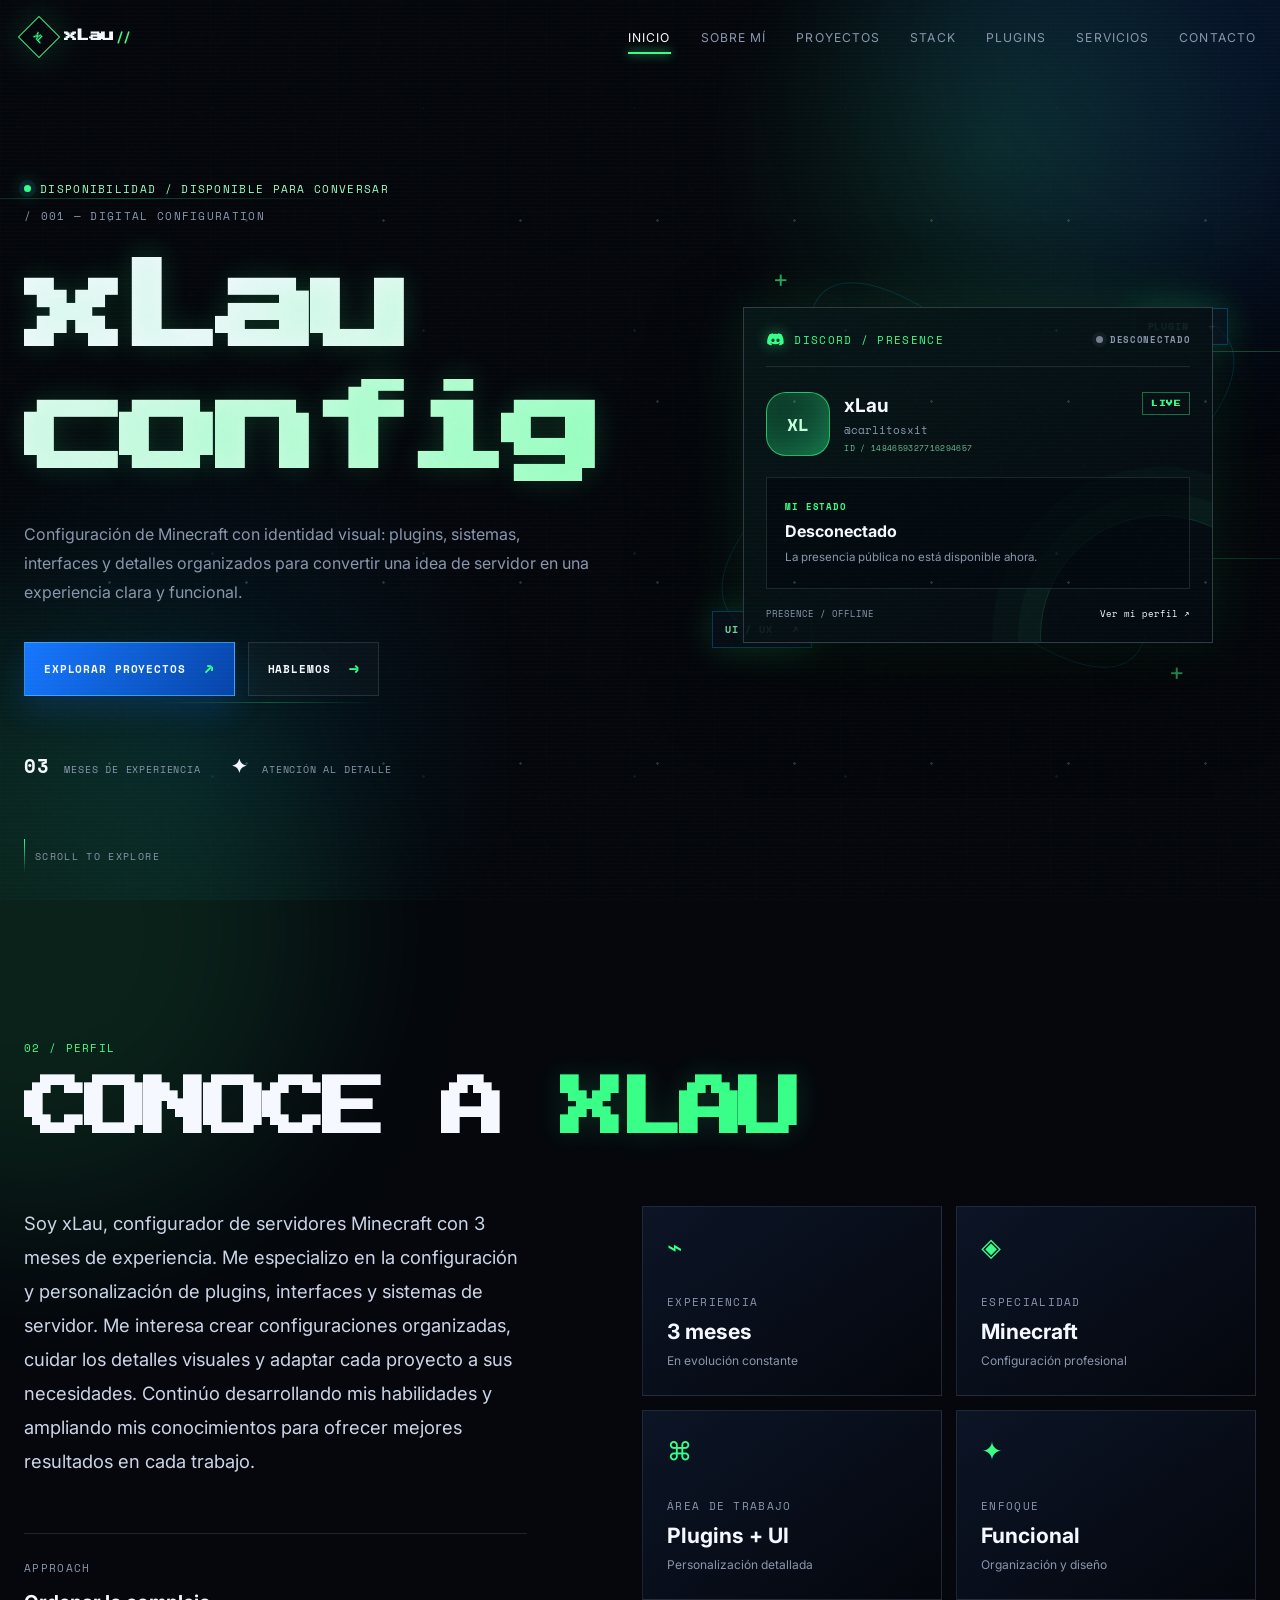
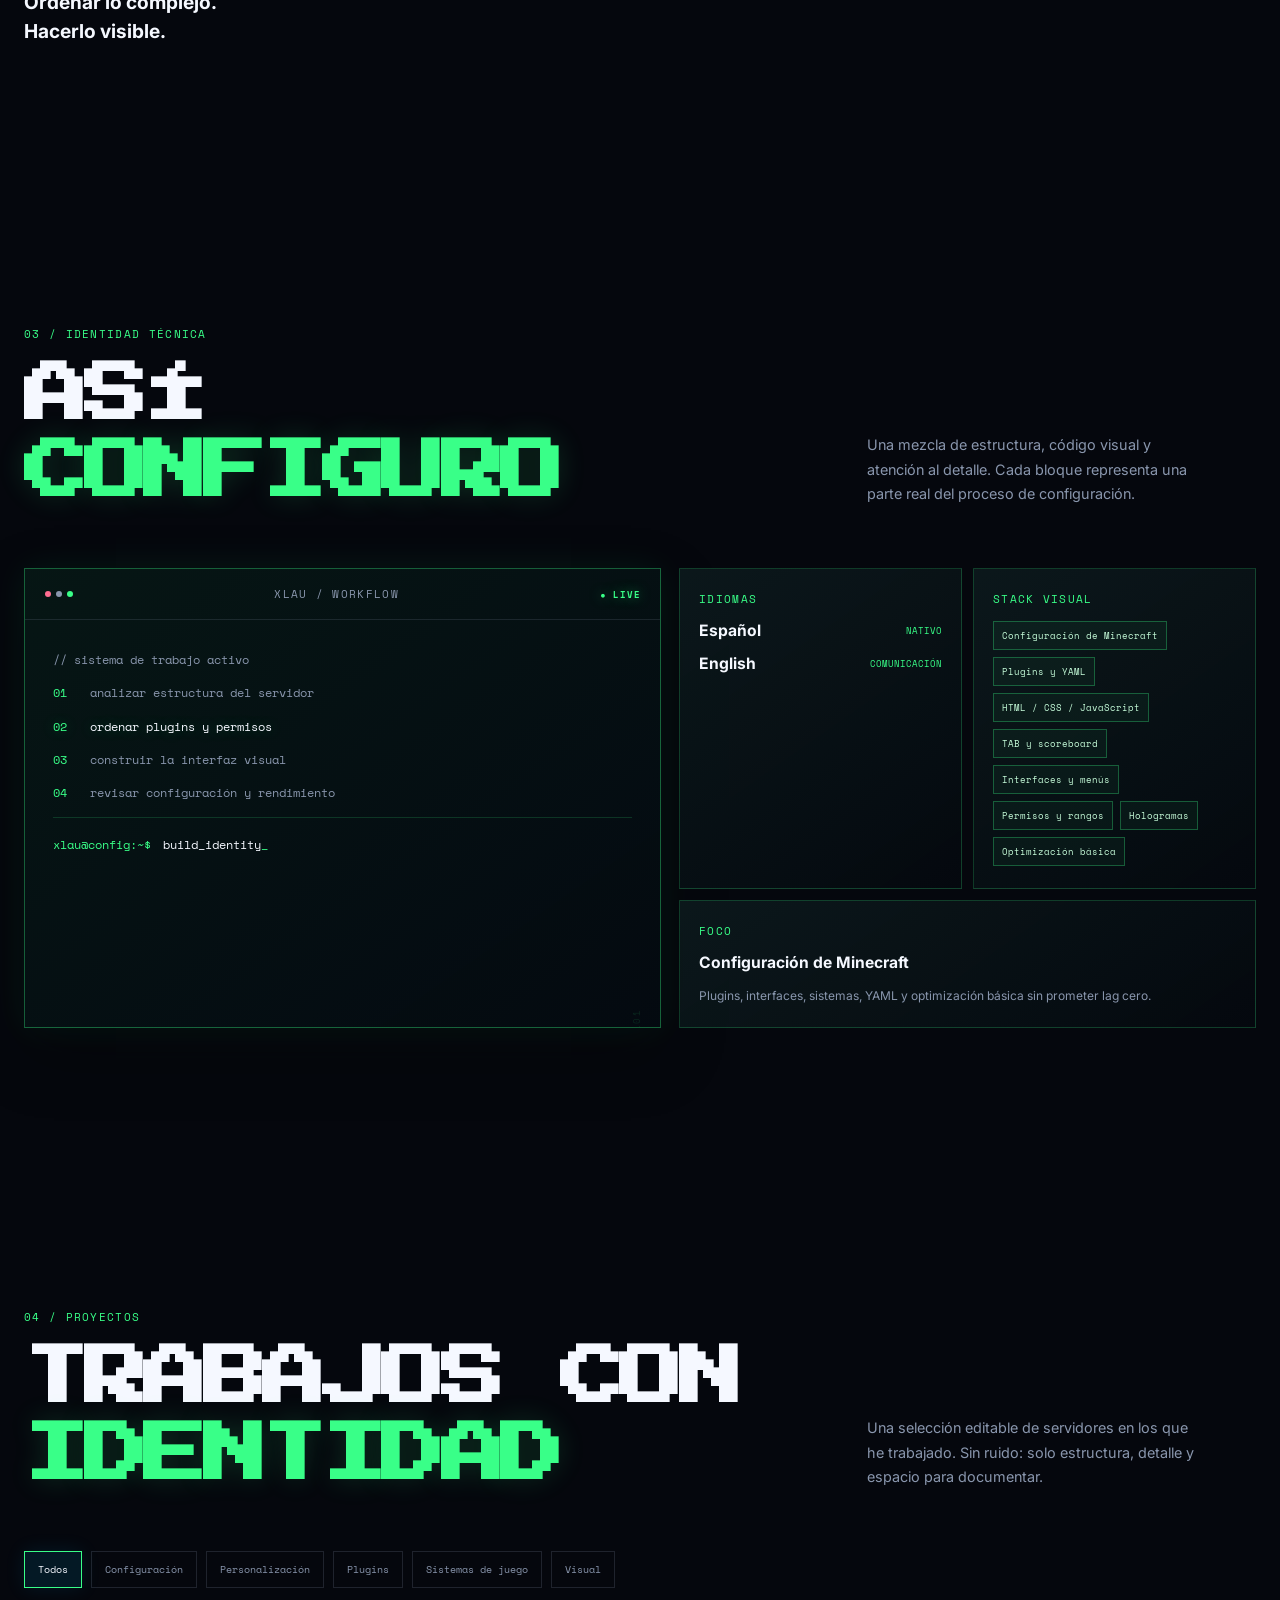
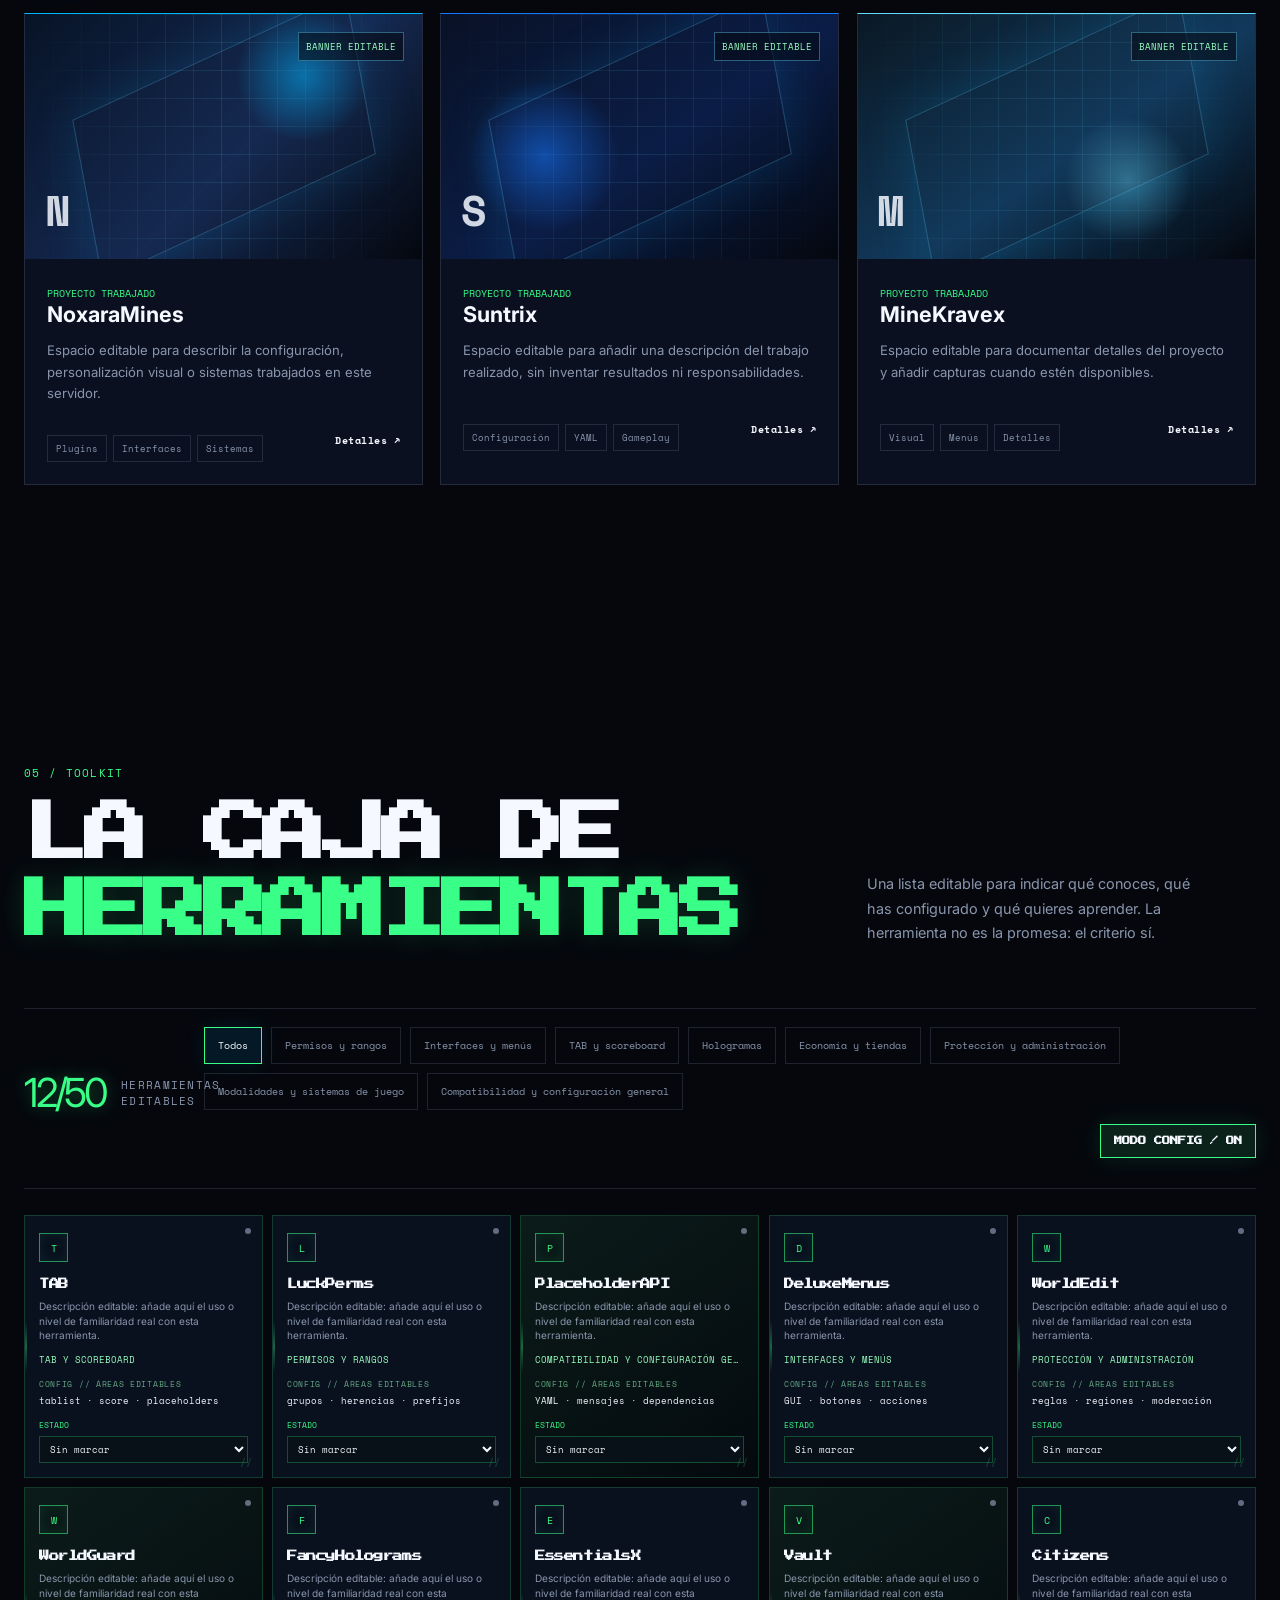
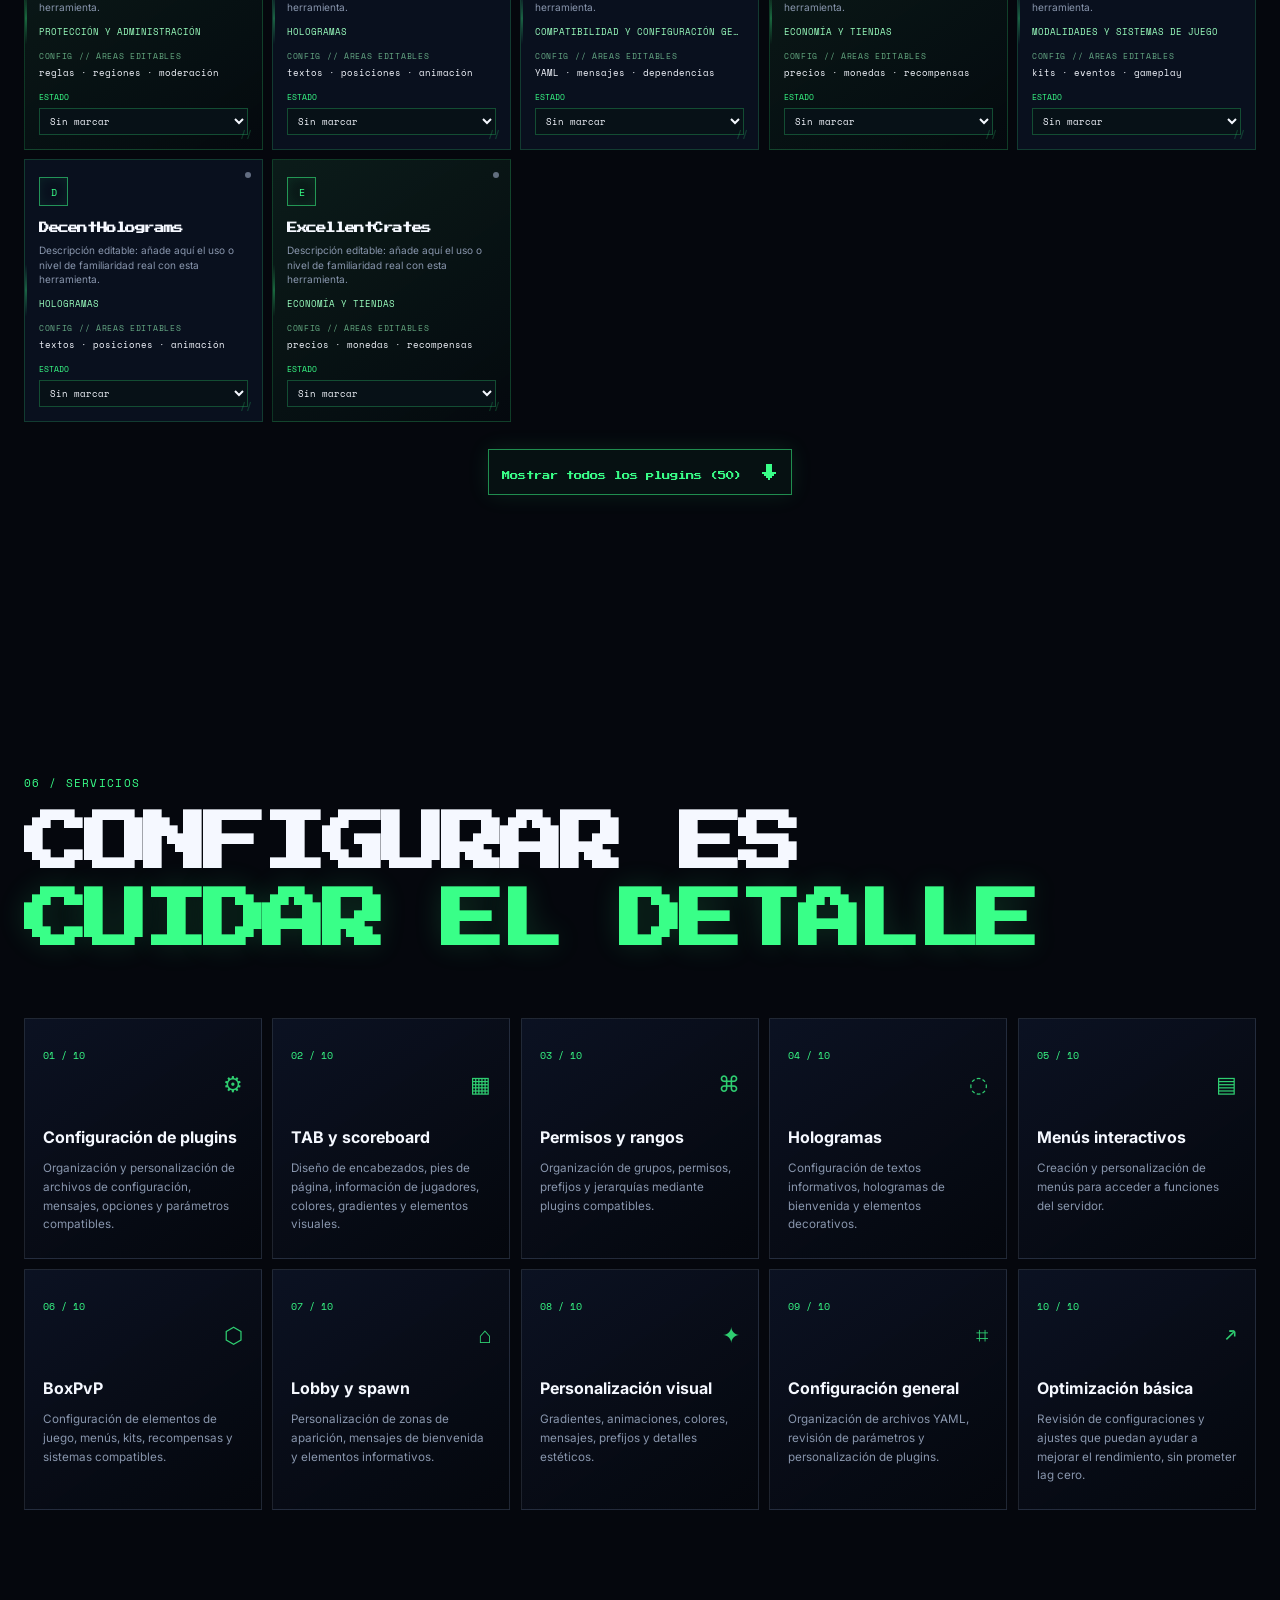
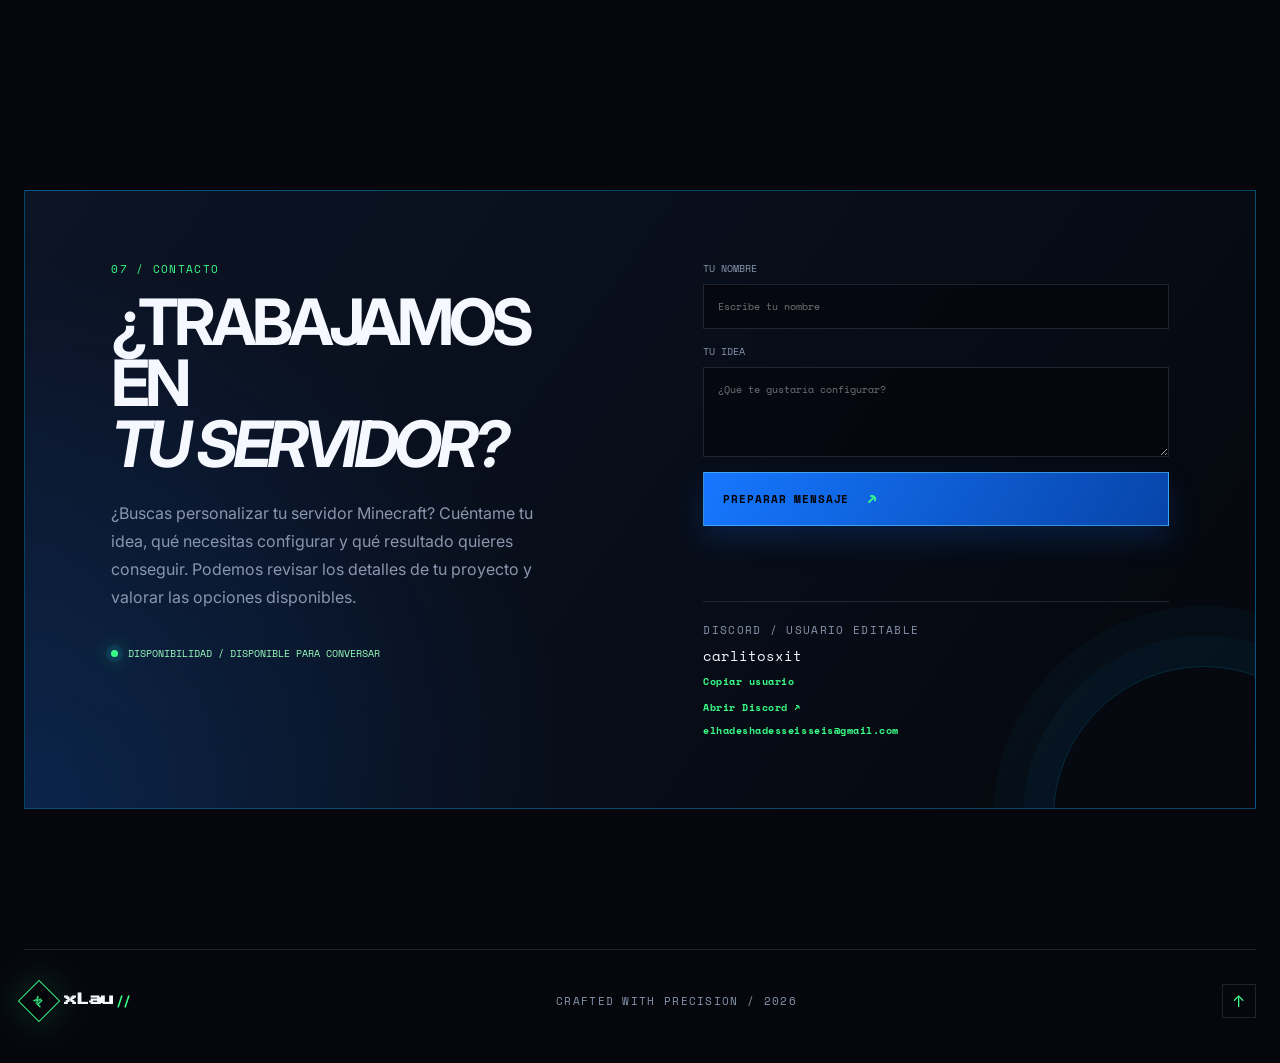
<file: index.html>
<!doctype html>
<html lang="es">
<head>
  <meta charset="utf-8">
  <meta name="viewport" content="width=device-width, initial-scale=1">
  <meta name="theme-color" content="#05070D">
  <meta name="description" content="Portafolio de xLau, configurador de servidores Minecraft.">
  <title>xLau — Configurador de Minecraft</title>
  <link rel="preconnect" href="https://fonts.googleapis.com">
  <link rel="preconnect" href="https://fonts.gstatic.com" crossorigin>
  <link href="https://fonts.googleapis.com/css2?family=Inter:wght@400;500;600;700;800&family=Press+Start+2P&family=Space+Mono:wght@400;700&display=swap" rel="stylesheet">
  <link rel="stylesheet" href="style.css">
</head>
<body>
  <div class="noise" aria-hidden="true"></div><div class="ambient ambient-a" aria-hidden="true"></div><div class="ambient ambient-b" aria-hidden="true"></div>
  <div class="signal-lines" aria-hidden="true"><i></i><i></i><i></i><i></i></div>
  <div class="reading-progress" id="reading-progress"></div><a class="floating-top" id="back-top" href="#inicio" aria-label="Volver al inicio">↑</a>
  <header class="site-header" id="site-header"><a class="wordmark" href="#inicio" aria-label="xLau, volver al inicio"><span class="mark">XL</span><span>xLau<span class="slash">//</span></span></a><button class="menu-toggle" id="menu-toggle" aria-label="Abrir menú de navegación" aria-expanded="false" aria-controls="site-nav"><span></span><span></span><span></span></button><nav id="site-nav" class="site-nav"><a class="nav-link active" href="#inicio">Inicio</a><a class="nav-link" href="#sobre-mi">Sobre mí</a><a class="nav-link" href="#proyectos">Proyectos</a><a class="nav-link" href="#stack">Stack</a><a class="nav-link" href="#plugins">Plugins</a><a class="nav-link" href="#servicios">Servicios</a><a class="nav-link" href="#contacto">Contacto</a></nav></header>

  <main>
    <section class="hero section-grid" id="inicio" data-section="inicio"><div class="hero-copy reveal reveal-up"><p class="kicker"><span class="pulse-dot"></span><span data-brand="availability"></span></p><p class="mono-label">/ 001 — DIGITAL CONFIGURATION</p><h1><span class="hero-line" data-brand="heroTitle">Ideas claras.<br>Servidores con identidad.</span></h1><p class="hero-description" data-brand="heroDescription">Transformo ideas en configuraciones para servidores Minecraft. Trabajo con plugins, sistemas de juego, interfaces y personalización visual para crear experiencias organizadas, atractivas y adaptadas a cada proyecto.</p><div class="hero-actions"><a class="button button-primary magnetic" href="#proyectos">Explorar proyectos <span>↗</span></a><a class="button button-ghost" href="#contacto">Hablemos <span>→</span></a></div><div class="hero-meta"><span><b>03</b> meses de experiencia</span><span><b>✦</b> atención al detalle</span></div></div><div class="hero-visual reveal reveal-right" aria-label="Panel visual de configuración" role="img"><div class="orbit orbit-one"></div><div class="orbit orbit-two"></div><div class="discord-presence-card tilt-card" id="discord-presence-card" aria-live="polite"><div class="discord-card-top"><span class="discord-brand-label"><svg class="discord-brand-icon" viewBox="0 0 24 24" aria-hidden="true"><path d="M19.54 5.32A16.83 16.83 0 0 0 15.42 4l-.5 1.03a15.35 15.35 0 0 0-5.84 0L8.58 4a16.9 16.9 0 0 0-4.12 1.32C1.85 9.3 1.14 13.17 1.5 17c1.7 1.28 3.35 2.05 4.98 2.56l1.2-1.62c-.66-.24-1.3-.54-1.91-.9l.46-.35c3.68 1.7 7.67 1.7 11.3 0 .15.12.3.24.46.35-.61.36-1.25.66-1.91.9l1.2 1.62c1.63-.51 3.28-1.28 4.98-2.56.42-4.44-.72-8.27-2.72-11.68ZM8.85 15.25c-1.1 0-2-1.02-2-2.28s.88-2.28 2-2.28c1.12 0 2.02 1.02 2 2.28 0 1.26-.88 2.28-2 2.28Zm6.3 0c-1.1 0-2-1.02-2-2.28s.88-2.28 2-2.28c1.12 0 2.02 1.02 2 2.28 0 1.26-.88 2.28-2 2.28Z"/></svg><span class="mono-label">DISCORD / PRESENCE</span></span><span class="presence-state"><i id="presence-dot"></i><strong id="presence-status">CONECTANDO</strong></span></div><div class="discord-profile-row"><div class="discord-avatar-wrap"><img id="discord-avatar" alt="Avatar de Discord" hidden><span id="discord-avatar-fallback">XL</span><i id="presence-indicator"></i></div><div class="discord-identity"><strong id="discord-display-name">xLau</strong><span id="discord-handle">@carlitosxit</span><span class="discord-id" id="discord-id">ID / 1484659327716294657</span></div><span class="discord-live-badge">LIVE</span></div><div class="discord-activity" id="discord-activity"><span class="activity-kicker" id="activity-kicker">MI ESTADO</span><strong id="activity-title">Cargando presencia...</strong><p id="activity-detail">Conectando con el estado público de Discord.</p></div><div class="discord-card-footer"><span id="presence-device">PRESENCE / SYNC</span><a id="discord-profile-link" href="https://discord.com/users/1484659327716294657" target="_blank" rel="noreferrer">Ver mi perfil ↗</a></div></div><div class="floating-tag tag-a">PLUGIN <strong>+</strong></div><div class="floating-tag tag-b">UI / UX <strong>↗</strong></div><div class="hero-cross cross-a">+</div><div class="hero-cross cross-b">+</div></div><div class="scroll-cue"><span></span> SCROLL TO EXPLORE</div></section>

    <section class="about section-shell" id="sobre-mi" data-section="sobre-mi"><div class="section-heading reveal reveal-up"><p class="section-index">02 / PERFIL</p><h2>CONOCE A <em>XLAU</em></h2></div><div class="about-layout"><div class="about-copy reveal reveal-left"><p class="lead" data-brand="about">Soy xLau, configurador de servidores Minecraft con 3 meses de experiencia. Me especializo en la configuración y personalización de plugins, interfaces y sistemas de servidor. Me interesa crear configuraciones organizadas, cuidar los detalles visuales y adaptar cada proyecto a sus necesidades. Continúo desarrollando mis habilidades y ampliando mis conocimientos para ofrecer mejores resultados en cada trabajo.</p><div class="about-note"><span class="mono-label">APPROACH</span><strong>Ordenar lo complejo.<br>Hacerlo visible.</strong></div></div><div class="stats-grid reveal reveal-right"><article class="stat-card tilt-card"><span class="stat-icon">⌁</span><span class="mono-label">EXPERIENCIA</span><strong>3 meses</strong><small>En evolución constante</small></article><article class="stat-card tilt-card"><span class="stat-icon">◈</span><span class="mono-label">ESPECIALIDAD</span><strong>Minecraft</strong><small>Configuración profesional</small></article><article class="stat-card tilt-card"><span class="stat-icon">⌘</span><span class="mono-label">ÁREA DE TRABAJO</span><strong>Plugins + UI</strong><small>Personalización detallada</small></article><article class="stat-card tilt-card"><span class="stat-icon">✦</span><span class="mono-label">ENFOQUE</span><strong>Funcional</strong><small>Organización y diseño</small></article></div></div></section>

    <section class="stack section-shell" id="stack" data-section="stack"><div class="section-heading split-heading reveal reveal-up"><div><p class="section-index">03 / IDENTIDAD TÉCNICA</p><h2>ASÍ<br><em>CONFIGURO</em></h2></div><p class="section-aside">Una mezcla de estructura, código visual y atención al detalle. Cada bloque representa una parte real del proceso de configuración.</p></div><div class="stack-layout"><div class="stack-terminal reveal reveal-left"><div class="terminal-top"><span class="window-dots"><i></i><i></i><i></i></span><span class="mono-label">XLAU / WORKFLOW</span><span class="terminal-live">● LIVE</span></div><div class="terminal-body"><p class="terminal-comment">// sistema de trabajo activo</p><div id="terminal-stream"><p><span>01</span> analizar estructura del servidor</p><p><span>02</span> ordenar plugins y permisos</p><p><span>03</span> construir la interfaz visual</p><p><span>04</span> revisar configuración y rendimiento</p></div><p class="terminal-prompt"><b>xlau@config:~$</b> <span>build_identity</span><i class="cursor">_</i></p></div></div><div class="profile-data-grid reveal reveal-right" id="profile-data-grid"><article class="profile-data-card"><span class="mono-label">IDIOMAS</span><strong>Español <small>Nativo</small></strong><strong>English <small>Comunicación</small></strong></article><article class="profile-data-card"><span class="mono-label">STACK VISUAL</span><div class="skill-cloud"><span>HTML</span><span>CSS</span><span>JavaScript</span></div></article><article class="profile-data-card profile-data-wide"><span class="mono-label">FOCO</span><strong>Configuración de Minecraft</strong><p>Plugins, interfaces, sistemas, YAML y optimización básica sin prometer lag cero.</p></article></div></div></section>

    <section class="projects section-shell" id="proyectos" data-section="proyectos"><div class="section-heading split-heading reveal reveal-up"><div><p class="section-index">04 / PROYECTOS</p><h2>TRABAJOS CON<br><em>IDENTIDAD</em></h2></div><p class="section-aside">Una selección editable de servidores en los que he trabajado. Sin ruido: solo estructura, detalle y espacio para documentar.</p></div><div class="filter-bar reveal reveal-up" id="project-filters"><button class="filter-button active" data-project-filter="Todos">Todos</button><button class="filter-button" data-project-filter="Configuración">Configuración</button></div><div class="project-grid" id="project-grid"><article class="project-card"><div class="project-art"><span class="editable-stamp">BANNER EDITABLE</span><span class="art-label">NM</span></div><div class="project-content"><span class="project-type">Proyecto trabajado</span><h3>NoxaraMines</h3><p>Espacio editable para describir el proyecto.</p></div></article><article class="project-card"><div class="project-art"><span class="editable-stamp">BANNER EDITABLE</span><span class="art-label">SX</span></div><div class="project-content"><span class="project-type">Proyecto trabajado</span><h3>Suntrix</h3><p>Espacio editable para describir el proyecto.</p></div></article><article class="project-card"><div class="project-art"><span class="editable-stamp">BANNER EDITABLE</span><span class="art-label">MK</span></div><div class="project-content"><span class="project-type">Proyecto trabajado</span><h3>MineKravex</h3><p>Espacio editable para describir el proyecto.</p></div></article></div></section>

    <section class="plugins section-shell" id="plugins" data-section="plugins"><div class="section-heading split-heading reveal reveal-up"><div><p class="section-index">05 / TOOLKIT</p><h2>LA CAJA DE<br><em>HERRAMIENTAS</em></h2></div><p class="section-aside">Una lista editable para indicar qué conoces, qué has configurado y qué quieres aprender. La herramienta no es la promesa: el criterio sí.</p></div><div class="plugin-toolbar reveal reveal-up"><div class="plugin-summary"><span class="summary-count" id="plugin-count">12/50</span><span class="mono-label">HERRAMIENTAS<br>EDITABLES</span></div><div class="plugin-actions"><div class="plugin-filters" id="plugin-filters"><button class="filter-button active" data-plugin-filter="Todos">Todos</button><button class="filter-button" data-plugin-filter="Permisos y rangos">Permisos y rangos</button></div><button class="filter-button plugin-mode-toggle active" id="plugin-mode-toggle" type="button">MODO CONFIG / ON</button></div></div><div class="plugin-grid" id="plugin-grid"><article class="plugin-card"><div class="plugin-glyph">TA</div><h3>TAB</h3><p>Estado editable / categoría editable</p></article></div><div class="plugin-reveal-control"><button class="filter-button show-all-button" id="show-all-plugins" type="button">Mostrar todos los plugins (50) <span>↓</span></button></div></section>

    <section class="services section-shell" id="servicios" data-section="servicios"><div class="section-heading reveal reveal-up"><p class="section-index">06 / SERVICIOS</p><h2>CONFIGURAR ES<br><em>CUIDAR EL DETALLE</em></h2></div><div class="services-grid" id="services-grid"><article class="service-card"><span class="service-number">01 / 10</span><h3>Configuración de plugins</h3><p>Organización y personalización de archivos de configuración.</p></article><article class="service-card"><span class="service-number">02 / 10</span><h3>TAB y scoreboard</h3><p>Diseño de encabezados, pies de página y elementos visuales.</p></article></div></section>

    <section class="contact section-shell" id="contacto" data-section="contacto"><div class="contact-panel reveal reveal-up"><div class="contact-copy"><p class="section-index">07 / CONTACTO</p><h2>¿TRABAJAMOS EN<br><em>TU SERVIDOR?</em></h2><p>¿Buscas personalizar tu servidor Minecraft? Cuéntame tu idea, qué necesitas configurar y qué resultado quieres conseguir. Podemos revisar los detalles de tu proyecto y valorar las opciones disponibles.</p><div class="contact-status"><span class="pulse-dot"></span><span data-brand="availability"></span></div></div><div class="contact-form-wrap"><form id="contact-form"><label>Tu nombre<input name="name" required placeholder="Escribe tu nombre"></label><label>Tu idea<textarea name="message" required rows="4" placeholder="¿Qué te gustaría configurar?"></textarea></label><button class="button button-primary" type="submit">Preparar mensaje <span>↗</span></button><p class="form-feedback" id="form-feedback" role="status"></p></form><div class="discord-box"><span class="mono-label">DISCORD / USUARIO EDITABLE</span><strong id="discord-value">Aún no configurado</strong><button class="text-button" id="copy-discord" type="button" disabled>Copiar usuario</button><a class="text-button discord-link" id="discord-link" href="#" target="_blank" rel="noreferrer" hidden>Abrir Discord ↗</a><a class="text-button email-link" id="email-link" href="#" hidden></a></div></div></div></section>
  </main>
  <footer class="site-footer"><a class="wordmark" href="#inicio"><span class="mark">XL</span><span>xLau<span class="slash">//</span></span></a><span class="mono-label">CRAFTED WITH PRECISION / 2026</span><a class="back-top" href="#inicio" aria-label="Volver al inicio">↑</a></footer>
  <div class="modal" id="project-modal" aria-hidden="true"><div class="modal-backdrop" data-close-modal></div><div class="modal-card" role="dialog" aria-modal="true" aria-labelledby="modal-title"><button class="modal-close" data-close-modal aria-label="Cerrar detalles">×</button><div class="modal-art" id="modal-art"></div><div class="modal-content"><p class="section-index" id="modal-kicker"></p><h2 id="modal-title"></h2><p id="modal-description"></p><div class="tag-list" id="modal-tags"></div><div class="modal-gallery" id="modal-gallery"></div><div class="editable-note"><span class="mono-label">ESPACIO EDITABLE</span><p>Galería y notas del proyecto</p></div></div></div></div>
  <script src="config.js"></script><script src="script.js"></script>
</body>
</html>
</file>
<file: style.css>
:root{--ink:#05070d;--panel:#0a1020;--panel-2:#0e172b;--blue:#1677ff;--cyan:#00b7ff;--ice:#64d8ff;--white:#f5f8ff;--muted:#8996ad;--line:rgba(137,150,173,.2);--glow:0 0 35px rgba(0,183,255,.18);--ease:cubic-bezier(.2,.8,.2,1)}*{box-sizing:border-box}html{scroll-behavior:smooth}body{margin:0;background:var(--ink);color:var(--white);font-family:Inter,system-ui,sans-serif;overflow-x:hidden}body:before{content:"";position:fixed;inset:0;pointer-events:none;background:linear-gradient(rgba(5,7,13,.35),rgba(5,7,13,.35)),linear-gradient(90deg,transparent 49.95%,rgba(0,183,255,.035) 50%,transparent 50.05%);z-index:-3}.noise{position:fixed;inset:0;pointer-events:none;opacity:.035;z-index:5;background-image:url("data:image/svg+xml,%3Csvg viewBox='0 0 180 180' xmlns='http://www.w3.org/2000/svg'%3E%3Cfilter id='n'%3E%3CfeTurbulence type='fractalNoise' baseFrequency='.9' numOctaves='3' stitchTiles='stitch'/%3E%3C/filter%3E%3Crect width='100%25' height='100%25' filter='url(%23n)' opacity='.35'/%3E%3C/svg%3E")}.ambient{position:fixed;width:45vw;height:45vw;border-radius:50%;filter:blur(90px);opacity:.11;pointer-events:none;z-index:-2}.ambient-a{background:var(--blue);top:-20vw;right:-15vw;animation:ambientDrift 18s ease-in-out infinite}.ambient-b{background:var(--cyan);bottom:-25vw;left:-20vw;animation:ambientDrift 24s ease-in-out infinite reverse}.signal-lines{position:fixed;inset:0;pointer-events:none;z-index:-1;opacity:.28}.signal-lines i{position:absolute;display:block;height:1px;background:linear-gradient(90deg,transparent,var(--cyan),transparent);animation:lineSweep 9s linear infinite}.signal-lines i:nth-child(1){width:38%;top:22%;left:-10%}.signal-lines i:nth-child(2){width:24%;top:62%;right:-5%;animation-delay:-3s}.signal-lines i:nth-child(3){width:18%;top:78%;left:12%;animation-delay:-6s}.signal-lines i:nth-child(4){width:30%;top:39%;right:-12%;animation-delay:-8s}.reading-progress{position:fixed;z-index:20;top:0;left:0;width:0;height:3px;background:linear-gradient(90deg,var(--blue),var(--cyan),var(--ice));box-shadow:0 0 16px var(--cyan)}a{color:inherit;text-decoration:none}button,input,textarea{font:inherit}.site-header{position:fixed;z-index:15;top:0;left:50%;transform:translateX(-50%);width:min(1280px,calc(100% - 48px));padding:22px 0;display:flex;align-items:center;justify-content:space-between;transition:.4s var(--ease)}.site-header.scrolled{padding:13px 18px;background:rgba(10,16,32,.7);backdrop-filter:blur(18px);border:1px solid var(--line);border-radius:0 0 18px 18px}.wordmark{display:flex;align-items:center;gap:10px;font-weight:800;font-size:1.15rem;letter-spacing:-.04em}.mark{width:30px;height:30px;display:grid;place-items:center;border:1px solid var(--cyan);color:var(--cyan);font-family:"Space Mono",monospace;font-size:.62rem;transform:rotate(45deg);box-shadow:var(--glow)}.mark::first-letter{transform:rotate(-45deg)}.wordmark>span:last-child{display:inline-block}.slash{color:var(--cyan);font-family:"Space Mono",monospace;margin-left:2px}.site-nav{display:flex;gap:30px}.nav-link{position:relative;color:var(--muted);font-size:.76rem;text-transform:uppercase;letter-spacing:.09em;transition:.3s}.nav-link:after{content:"";position:absolute;left:0;bottom:-9px;width:0;height:2px;background:var(--cyan);box-shadow:0 0 10px var(--cyan);transition:.3s}.nav-link:hover,.nav-link.active{color:var(--white)}.nav-link:hover:after,.nav-link.active:after{width:100%}.menu-toggle{display:none;background:none;border:0;color:var(--white);padding:8px}.menu-toggle span{display:block;width:25px;height:2px;background:var(--white);margin:5px;transition:.3s}.section-grid,.section-shell{width:min(1280px,calc(100% - 48px));margin:auto}.hero{min-height:100vh;position:relative;display:grid;grid-template-columns:1.05fr .95fr;gap:5vw;align-items:center;padding:130px 0 80px}.kicker,.mono-label,.section-index{font-family:"Space Mono",monospace;font-size:.68rem;letter-spacing:.12em;color:var(--muted);text-transform:uppercase}.kicker{display:flex;align-items:center;gap:9px;color:var(--ice)}.pulse-dot{width:7px;height:7px;background:var(--cyan);border-radius:50%;display:inline-block;box-shadow:0 0 0 5px rgba(0,183,255,.1),0 0 18px var(--cyan);animation:pulse 2s ease-in-out infinite}.hero h1{font-size:clamp(3.2rem,8vw,7.6rem);line-height:.93;letter-spacing:-.09em;margin:24px 0 28px;white-space:pre-line;max-width:830px}.hero-line{background:linear-gradient(115deg,var(--white) 10%,var(--ice) 46%,var(--blue) 75%,var(--white));background-size:250% auto;-webkit-background-clip:text;background-clip:text;color:transparent;animation:gradientShift 8s linear infinite}.hero-description{max-width:570px;color:var(--muted);font-size:1rem;line-height:1.8}.hero-actions{display:flex;gap:13px;flex-wrap:wrap;margin-top:35px}.button{border:1px solid var(--line);padding:14px 19px;display:inline-flex;align-items:center;gap:18px;text-transform:uppercase;letter-spacing:.08em;font:700 .68rem "Space Mono",monospace;transition:.35s var(--ease);cursor:pointer}.button span{font-size:1rem;color:var(--cyan)}.button-primary{background:linear-gradient(120deg,var(--blue),#0744a9);border-color:rgba(100,216,255,.5);box-shadow:0 14px 30px rgba(22,119,255,.18)}.button-primary:hover{transform:translateY(-4px);box-shadow:0 18px 36px rgba(0,183,255,.28)}.button-ghost{background:rgba(255,255,255,.025)}.button-ghost:hover{background:rgba(0,183,255,.08);border-color:var(--cyan);transform:translateY(-3px)}.hero-meta{display:flex;gap:30px;margin-top:55px;color:var(--muted);font: .63rem "Space Mono",monospace;text-transform:uppercase;letter-spacing:.08em}.hero-meta b{font-size:1.2rem;color:var(--white);margin-right:8px}.hero-visual{height:540px;display:grid;place-items:center;position:relative;perspective:1100px}.console-card{width:min(440px,90%);background:linear-gradient(145deg,rgba(21,35,63,.84),rgba(7,12,25,.9));border:1px solid rgba(100,216,255,.34);box-shadow:0 35px 80px rgba(0,0,0,.45),0 0 50px rgba(0,183,255,.13);transform-style:preserve-3d;animation:float 7s ease-in-out infinite}.console-top,.console-footer{padding:17px 20px;border-bottom:1px solid var(--line);display:flex;align-items:center;justify-content:space-between}.console-footer{border-top:1px solid var(--line);border-bottom:0}.window-dots{display:flex;gap:5px}.window-dots i{width:6px;height:6px;background:var(--muted);border-radius:50%}.window-dots i:first-child{background:#ff6d91}.window-dots i:last-child{background:var(--cyan)}.status-chip{font:700 .56rem "Space Mono";color:var(--cyan);padding:5px 8px;background:rgba(0,183,255,.1);border:1px solid rgba(0,183,255,.3)}.console-body{padding:48px 34px}.console-title{font:700 1.45rem "Space Mono";margin-bottom:35px;color:var(--white)}.cursor{color:var(--cyan);animation:blink 1s steps(1) infinite}.code-row{display:flex;justify-content:space-between;gap:20px;border-top:1px solid rgba(137,150,173,.13);padding:17px 0;color:var(--muted);font: .73rem "Space Mono"}.code-row b{color:var(--ice);font-weight:400;text-align:right}.code-row.muted{opacity:.55}.signal-wave{width:38px;height:15px;background:repeating-linear-gradient(90deg,var(--cyan) 0 2px,transparent 2px 6px);clip-path:polygon(0 70%,12% 45%,25% 78%,38% 10%,52% 72%,68% 35%,82% 80%,100% 20%,100% 100%,0 100%);animation:wave 2.5s linear infinite}.tiny-arrow{color:var(--cyan)}.orbit{position:absolute;border:1px solid rgba(0,183,255,.18);border-radius:50%;width:570px;height:210px;transform:rotate(-28deg);animation:orbitSpin 12s linear infinite}.orbit-two{width:480px;height:180px;transform:rotate(50deg);animation-duration:19s}.floating-tag{position:absolute;font:700 .62rem "Space Mono";letter-spacing:.08em;color:var(--ice);padding:10px 12px;border:1px solid rgba(0,183,255,.3);background:rgba(10,16,32,.7);backdrop-filter:blur(10px);box-shadow:var(--glow);animation:float 5s ease-in-out infinite}.floating-tag strong{color:var(--white);margin-left:13px}.tag-a{top:19%;right:5%;animation-delay:-1s}.tag-b{bottom:18%;left:2%;animation-delay:-3s}.hero-cross{position:absolute;color:var(--cyan);font-size:1.5rem;opacity:.65}.cross-a{top:11%;left:13%}.cross-b{bottom:11%;right:13%}.scroll-cue{position:absolute;bottom:27px;left:0;color:var(--muted);font: .6rem "Space Mono";letter-spacing:.14em;display:flex;align-items:center;gap:10px}.scroll-cue span{height:34px;width:1px;background:linear-gradient(var(--cyan),transparent);animation:scrollCue 2s ease-in-out infinite}.section-shell{padding:140px 0}.section-heading{margin-bottom:58px}.section-index{color:var(--cyan);margin:0 0 15px}.section-heading h2{font-size:clamp(2.5rem,6vw,5rem);line-height:.94;letter-spacing:-.08em;margin:0}.section-heading em{font-style:normal;color:var(--cyan)}.split-heading{display:flex;justify-content:space-between;align-items:end;gap:40px}.section-aside{max-width:340px;margin:0 4% 4px 0;color:var(--muted);line-height:1.7;font-size:.9rem}.about-layout{display:grid;grid-template-columns:.9fr 1.1fr;gap:9vw;align-items:start}.lead{font-size:1.15rem;line-height:1.85;color:#cbd5e7;margin:0}.about-note{margin-top:55px;padding:22px 0 0;border-top:1px solid var(--line)}.about-note strong{font-size:1.2rem;line-height:1.5;display:block;margin-top:12px}.stats-grid{display:grid;grid-template-columns:repeat(2,1fr);gap:14px}.stat-card{min-height:190px;padding:24px;background:linear-gradient(145deg,rgba(14,23,43,.85),rgba(5,7,13,.8));border:1px solid var(--line);position:relative;overflow:hidden;transition:.45s var(--ease)}.stat-card:before,.project-card:before,.service-card:before{content:"";position:absolute;inset:0;background:linear-gradient(120deg,transparent 25%,rgba(100,216,255,.15),transparent 52%);transform:translateX(-110%);transition:1s}.stat-card:hover:before,.project-card:hover:before,.service-card:hover:before{transform:translateX(110%)}.stat-card:hover{border-color:rgba(0,183,255,.55);box-shadow:var(--glow)}.stat-icon{display:block;color:var(--cyan);font-size:1.6rem;margin-bottom:28px}.stat-card strong{display:block;font-size:1.32rem;margin:9px 0 5px}.stat-card small{color:var(--muted);font-size:.75rem}.filter-bar,.plugin-filters{display:flex;gap:9px;flex-wrap:wrap}.filter-bar{margin-bottom:25px}.filter-button{background:transparent;border:1px solid var(--line);color:var(--muted);padding:10px 13px;font: .62rem "Space Mono";cursor:pointer;transition:.3s}.filter-button:hover,.filter-button.active{color:var(--white);border-color:var(--cyan);background:rgba(0,183,255,.1);box-shadow:0 0 20px rgba(0,183,255,.1)}.project-grid{display:grid;grid-template-columns:repeat(12,1fr);gap:17px}.project-card{grid-column:span 4;position:relative;overflow:hidden;background:var(--panel);border:1px solid var(--line);transition:.5s var(--ease);transform-style:preserve-3d}.project-card:nth-child(2){transform:translateY(36px)}.project-card:hover{border-color:rgba(0,183,255,.7);box-shadow:0 25px 55px rgba(0,0,0,.35),var(--glow);transform:translateY(-8px)}.project-card:nth-child(2):hover{transform:translateY(28px)}.project-art{height:245px;position:relative;overflow:hidden;background:radial-gradient(circle at 70% 25%,rgba(0,183,255,.5),transparent 20%),linear-gradient(135deg,#071326,#152951 55%,#04070e)}.project-card:nth-child(2) .project-art{background:radial-gradient(circle at 26% 58%,rgba(22,119,255,.55),transparent 23%),linear-gradient(145deg,#091126,#0b1d46 55%,#04070e)}.project-card:nth-child(3) .project-art{background:radial-gradient(circle at 68% 68%,rgba(100,216,255,.4),transparent 20%),linear-gradient(145deg,#0a1824,#12395b 55%,#04070e)}.project-art:after{content:"";position:absolute;inset:15%;border:1px solid rgba(100,216,255,.25);transform:skewY(-16deg) rotate(-10deg);box-shadow:0 0 50px rgba(0,183,255,.15)}.art-grid{position:absolute;inset:0;background-image:linear-gradient(rgba(100,216,255,.12) 1px,transparent 1px),linear-gradient(90deg,rgba(100,216,255,.12) 1px,transparent 1px);background-size:28px 28px;mask-image:linear-gradient(90deg,transparent,black,transparent);animation:gridMove 12s linear infinite}.art-label{position:absolute;z-index:1;left:20px;bottom:18px;font:700 clamp(1.5rem,4vw,2.6rem) "Space Mono";letter-spacing:-.1em;color:rgba(245,248,255,.85)}.editable-stamp{position:absolute;right:18px;top:18px;z-index:1;color:var(--ice);font: .55rem "Space Mono";border:1px solid rgba(100,216,255,.4);padding:7px;background:rgba(5,7,13,.55)}.project-content{padding:22px}.project-content h3{font-size:1.35rem;margin:0 0 7px}.project-content p{color:var(--muted);line-height:1.65;font-size:.82rem;min-height:54px}.project-meta{display:flex;justify-content:space-between;gap:10px;align-items:center}.project-type{color:var(--cyan);font: .6rem "Space Mono";text-transform:uppercase}.text-button{background:none;border:0;color:var(--white);padding:0;cursor:pointer;font:700 .63rem "Space Mono";letter-spacing:.05em}.text-button:hover{color:var(--cyan)}.tag-list{display:flex;flex-wrap:wrap;gap:6px;margin-top:17px}.tag{font: .57rem "Space Mono";color:var(--muted);border:1px solid var(--line);padding:6px 8px}.plugin-toolbar{display:flex;justify-content:space-between;align-items:center;gap:30px;padding:18px 0 30px;border-top:1px solid var(--line);border-bottom:1px solid var(--line);margin-bottom:26px}.plugin-summary{display:flex;align-items:center;gap:15px;min-width:150px}.summary-count{font-size:2.5rem;letter-spacing:-.08em;color:var(--cyan)}.plugin-grid{display:grid;grid-template-columns:repeat(5,1fr);gap:9px}.plugin-card{padding:17px 14px;background:rgba(14,23,43,.62);border:1px solid rgba(137,150,173,.14);min-height:125px;transition:.3s var(--ease);position:relative}.plugin-card:hover{border-color:rgba(0,183,255,.5);transform:translateY(-4px);background:rgba(14,30,58,.8)}.plugin-glyph{width:29px;height:29px;display:grid;place-items:center;border:1px solid rgba(0,183,255,.45);color:var(--cyan);font-family:"Space Mono";font-size:.65rem;margin-bottom:14px}.plugin-card h3{font-size:.78rem;margin:0 0 7px}.plugin-card p{font-size:.63rem;line-height:1.45;color:var(--muted);margin:0}.plugin-status{position:absolute;right:11px;top:12px;width:6px;height:6px;border-radius:50%;background:var(--muted);opacity:.7}.services-grid{display:grid;grid-template-columns:repeat(5,1fr);gap:10px}.service-card{padding:24px 18px;min-height:225px;border:1px solid var(--line);background:linear-gradient(145deg,rgba(14,23,43,.72),rgba(5,7,13,.85));position:relative;overflow:hidden;transition:.45s var(--ease)}.service-card:hover{transform:translateY(-8px);border-color:rgba(0,183,255,.55);box-shadow:var(--glow)}.service-number{font: .62rem "Space Mono";color:var(--cyan)}.service-card h3{font-size:1rem;line-height:1.15;margin:65px 0 13px}.service-card p{color:var(--muted);font-size:.73rem;line-height:1.6;margin:0}.contact-panel{display:grid;grid-template-columns:1fr .95fr;gap:8vw;padding:70px 7%;border:1px solid rgba(0,183,255,.35);background:radial-gradient(circle at 0 100%,rgba(22,119,255,.2),transparent 40%),linear-gradient(125deg,rgba(14,23,43,.82),rgba(5,7,13,.86));position:relative;overflow:hidden}.contact-panel:after{content:"";position:absolute;width:300px;height:300px;border:1px solid rgba(0,183,255,.2);border-radius:50%;right:-100px;bottom:-160px;box-shadow:0 0 0 30px rgba(0,183,255,.04),0 0 0 60px rgba(0,183,255,.03)}.contact-copy h2{font-size:clamp(2.4rem,5vw,4.7rem);line-height:.95;letter-spacing:-.08em;margin:0 0 25px}.contact-copy>p:not(.section-index){color:var(--muted);line-height:1.75;max-width:450px}.contact-status{display:flex;gap:10px;align-items:center;color:var(--ice);font: .63rem "Space Mono";text-transform:uppercase;margin-top:35px}.contact-form-wrap{position:relative;z-index:1}#contact-form{display:grid;gap:15px}#contact-form label{display:grid;gap:8px;color:var(--muted);font: .62rem "Space Mono";text-transform:uppercase}input,textarea{border:1px solid var(--line);background:rgba(5,7,13,.7);color:var(--white);padding:14px;outline:0;resize:vertical;transition:.3s}input:focus,textarea:focus{border-color:var(--cyan);box-shadow:0 0 0 3px rgba(0,183,255,.08)}.form-feedback{color:var(--cyan);font:.68rem "Space Mono";min-height:16px}.discord-box{margin-top:22px;padding-top:20px;border-top:1px solid var(--line);display:grid;gap:8px}.discord-box strong{font: .85rem "Space Mono";color:var(--white)}.discord-box .text-button{justify-self:start;color:var(--cyan)}.discord-box .text-button:disabled{color:var(--muted);cursor:not-allowed}.site-footer{width:min(1280px,calc(100% - 48px));margin:auto;padding:34px 0 45px;border-top:1px solid var(--line);display:flex;align-items:center;justify-content:space-between}.back-top{width:34px;height:34px;border:1px solid var(--line);display:grid;place-items:center;color:var(--cyan);transition:.3s}.back-top:hover{border-color:var(--cyan);transform:translateY(-3px)}.modal{position:fixed;inset:0;z-index:30;display:grid;place-items:center;visibility:hidden;opacity:0;transition:.35s}.modal.open{visibility:visible;opacity:1}.modal-backdrop{position:absolute;inset:0;background:rgba(2,4,10,.78);backdrop-filter:blur(12px)}.modal-card{width:min(750px,calc(100% - 32px));max-height:90vh;overflow:auto;position:relative;background:var(--panel);border:1px solid rgba(0,183,255,.45);box-shadow:0 30px 90px rgba(0,0,0,.6);transform:translateY(25px) scale(.97);transition:.4s var(--ease)}.modal.open .modal-card{transform:none}.modal-close{position:absolute;right:17px;top:13px;z-index:2;background:rgba(5,7,13,.6);border:1px solid var(--line);color:var(--white);font-size:1.4rem;width:34px;height:34px;cursor:pointer}.modal-art{height:210px;background:linear-gradient(135deg,#091a35,#0a6cab 50%,#02050d);position:relative}.modal-art:after{content:"PROJECT MODULE / EDITABLE";position:absolute;bottom:20px;left:24px;font: .65rem "Space Mono";color:var(--ice)}.modal-content{padding:32px}.modal-content h2{font-size:2.7rem;letter-spacing:-.06em;margin:0 0 15px}.modal-content>p:not(.section-index){color:var(--muted);line-height:1.7}.editable-note{border-top:1px solid var(--line);margin-top:28px;padding-top:20px;color:var(--muted);font-size:.78rem}.editable-note code{color:var(--ice)}.reveal{opacity:0;transition:opacity .9s var(--ease),transform .9s var(--ease)}.reveal.visible{opacity:1;transform:none}.reveal-up{transform:translateY(30px)}.reveal-left{transform:translateX(-30px)}.reveal-right{transform:translateX(30px)}@keyframes pulse{50%{box-shadow:0 0 0 9px rgba(0,183,255,.03),0 0 25px var(--cyan)}}@keyframes blink{50%{opacity:0}}@keyframes gradientShift{to{background-position:250% center}}@keyframes float{50%{transform:translateY(-14px)}}@keyframes orbitSpin{to{transform:rotate(332deg) translateX(5px)}}@keyframes lineSweep{0%{transform:translateX(0);opacity:0}20%,80%{opacity:1}100%{transform:translateX(320%);opacity:0}}@keyframes ambientDrift{50%{transform:translate(8vw,5vw) scale(1.15)}}@keyframes wave{to{background-position:38px 0}}@keyframes scrollCue{50%{height:49px;opacity:.45}}@keyframes gridMove{to{background-position:56px 56px}}@media(max-width:980px){.hero{grid-template-columns:1fr;padding-top:150px}.hero-visual{height:420px}.plugin-grid{grid-template-columns:repeat(3,1fr)}.services-grid{grid-template-columns:repeat(2,1fr)}.project-card{grid-column:span 6}.project-card:nth-child(2){transform:none}.project-card:nth-child(2):hover{transform:translateY(-8px)}.contact-panel{grid-template-columns:1fr}}@media(max-width:680px){.section-grid,.section-shell,.site-footer{width:min(100% - 30px,1280px)}.site-header{width:calc(100% - 30px);padding:16px 0}.site-header.scrolled{padding:11px 12px}.menu-toggle{display:block}.site-nav{position:absolute;top:58px;left:0;right:0;display:grid;gap:0;background:rgba(10,16,32,.95);border:1px solid var(--line);backdrop-filter:blur(18px);max-height:0;overflow:hidden;transition:.4s}.site-nav.open{max-height:360px}.nav-link{padding:15px 17px;border-bottom:1px solid var(--line)}.nav-link:after{display:none}.hero{padding:125px 0 90px}.hero h1{font-size:clamp(3rem,16vw,5rem)}.hero-description{font-size:.9rem}.hero-meta{gap:18px;flex-wrap:wrap;margin-top:35px}.hero-visual{height:355px}.console-card{width:95%}.console-body{padding:28px 18px}.console-title{font-size:1rem;margin-bottom:22px}.code-row{font-size:.62rem;padding:12px 0}.orbit{width:380px;height:150px}.floating-tag{font-size:.52rem}.tag-a{right:0}.tag-b{left:0}.split-heading{display:block}.section-aside{margin-top:25px}.section-shell{padding:90px 0}.about-layout{grid-template-columns:1fr;gap:45px}.stats-grid{gap:9px}.stat-card{min-height:155px;padding:17px}.stat-icon{margin-bottom:18px}.stat-card strong{font-size:1rem}.stat-card small{font-size:.64rem}.project-grid{display:block}.project-card{margin-bottom:14px}.project-card:nth-child(2){transform:none}.project-art{height:205px}.plugin-toolbar{display:block}.plugin-filters{margin-top:22px}.plugin-grid{grid-template-columns:repeat(2,1fr);gap:7px}.plugin-card{min-height:135px;padding:13px 11px}.plugin-card h3{font-size:.7rem}.services-grid{grid-template-columns:1fr 1fr;gap:8px}.service-card{min-height:205px;padding:18px 14px}.service-card h3{font-size:.88rem;margin-top:45px}.service-card p{font-size:.67rem}.contact-panel{padding:35px 22px}.contact-copy h2{font-size:2.7rem}.site-footer{gap:15px;flex-wrap:wrap}.site-footer .mono-label{font-size:.48rem}.modal-content h2{font-size:2rem}}@media(prefers-reduced-motion:reduce){*,*:before,*:after{animation-duration:.001ms!important;animation-iteration-count:1!important;scroll-behavior:auto!important;transition-duration:.001ms!important}.reveal{opacity:1!important;transform:none!important}.signal-lines,.ambient,.orbit{display:none}.hero-line{animation:none}}

/* Interaction states and editable modules */
[hidden]{display:none!important}.floating-top{position:fixed;z-index:12;right:24px;bottom:24px;width:42px;height:42px;display:grid;place-items:center;background:rgba(10,16,32,.78);border:1px solid var(--cyan);color:var(--cyan);box-shadow:0 0 22px rgba(0,183,255,.2);opacity:0;visibility:hidden;transform:translateY(14px);transition:.35s var(--ease)}.floating-top.visible{opacity:1;visibility:visible;transform:none}.project-card{border-top-color:var(--card-accent,var(--line))}.project-grid.is-changing,.plugin-grid.is-changing{opacity:.34;transform:translateY(6px);transition:.16s}.plugin-card{padding-bottom:13px}.plugin-card .plugin-category{display:block;color:var(--ice);font: .55rem "Space Mono";line-height:1.35;margin-top:11px;text-transform:uppercase}.plugin-select-label{display:grid;gap:5px;margin-top:13px;color:var(--muted);font: .55rem "Space Mono";text-transform:uppercase}.plugin-status-select{min-width:0;width:100%;background:#070d1b;color:var(--white);border:1px solid rgba(137,150,173,.25);padding:6px 5px;font: .58rem "Space Mono";outline:none}.plugin-status-select:focus{border-color:var(--cyan)}.plugin-status.marked{background:var(--cyan);box-shadow:0 0 12px var(--cyan);opacity:1}.service-icon{position:absolute;right:18px;top:48px;color:var(--cyan);font:1.4rem "Space Mono";opacity:.8}.service-card:hover .service-icon{animation:iconNudge .65s var(--ease)}.modal-gallery{display:grid;grid-template-columns:repeat(3,1fr);gap:8px;margin-top:24px}.modal-gallery img{display:block;width:100%;height:92px;object-fit:cover;border:1px solid var(--line)}.gallery-empty{min-height:106px;grid-column:1/-1;display:grid;place-items:center;text-align:center;border:1px dashed rgba(100,216,255,.35);color:var(--muted);font: .65rem "Space Mono"}.gallery-empty span{font-size:1.5rem;color:var(--cyan)}.gallery-empty p{margin:0}.gallery-empty small{color:var(--muted);font-size:.58rem}.gallery-empty code{color:var(--ice)}.discord-link{display:inline-block}.discord-box{position:relative}.discord-box .discord-link{margin-top:3px}@keyframes iconNudge{50%{transform:translate(3px,-3px);color:var(--white)}}@media(max-width:680px){.floating-top{right:15px;bottom:15px;width:38px;height:38px}.modal-gallery{grid-template-columns:1fr 1fr}}

/* Hacker neon mode */
:root{--glow:0 0 35px rgba(57,255,136,.2)}
body:after{content:"";position:fixed;inset:0;pointer-events:none;z-index:4;opacity:.055;background:repeating-linear-gradient(0deg,rgba(57,255,136,.22) 0 1px,transparent 1px 4px);mix-blend-mode:screen;animation:scanline 9s linear infinite}.hero-line{text-shadow:0 0 28px rgba(57,255,136,.16)}.console-card{border-color:rgba(57,255,136,.42);box-shadow:0 35px 80px rgba(0,0,0,.45),0 0 50px rgba(57,255,136,.13)}.console-card:before{content:"";position:absolute;inset:0;pointer-events:none;background:linear-gradient(transparent 45%,rgba(57,255,136,.08) 50%,transparent 55%);background-size:100% 220%;animation:terminalScan 5s linear infinite}.status-chip,.plugin-status.marked{color:var(--cyan)}.plugin-reveal-control{display:flex;justify-content:center;margin:28px 0 0}.show-all-button{color:var(--cyan);border-color:rgba(57,255,136,.52);box-shadow:0 0 22px rgba(57,255,136,.1);background:rgba(57,255,136,.045)}.show-all-button:hover{color:var(--white);background:rgba(57,255,136,.13);box-shadow:0 0 32px rgba(57,255,136,.25);transform:translateY(-3px)}.show-all-button span{color:var(--cyan);margin-left:12px;font-size:1rem}.plugin-grid{position:relative}.plugin-card{border-color:rgba(57,255,136,.18);animation:hackerEntry .6s var(--ease) both;animation-delay:var(--motion-delay,0ms)}.plugin-card:after{content:"//";position:absolute;right:10px;bottom:8px;color:rgba(57,255,136,.18);font:700 .6rem "Space Mono";transition:.3s}.plugin-card:hover:after{color:var(--cyan);transform:translateX(-4px)}.plugin-card:hover{border-color:rgba(57,255,136,.62);box-shadow:0 0 24px rgba(57,255,136,.12),inset 0 0 25px rgba(57,255,136,.035);background:rgba(9,30,25,.78)}.plugin-card h3{transition:.3s}.plugin-card:hover h3{color:var(--cyan);text-shadow:0 0 14px rgba(57,255,136,.45);animation:glitchFlicker .45s steps(2)}.plugin-glyph{border-color:rgba(57,255,136,.55);color:var(--cyan);box-shadow:inset 0 0 12px rgba(57,255,136,.08)}.plugin-select-label{color:#73d995}.summary-count{color:var(--cyan);text-shadow:0 0 18px rgba(57,255,136,.35)}.reading-progress{background:linear-gradient(90deg,var(--blue),var(--cyan),var(--ice))}.floating-top{border-color:var(--cyan)}
@keyframes scanline{from{transform:translateY(-8px)}to{transform:translateY(8px)}}@keyframes terminalScan{0%{background-position:0 -120%}100%{background-position:0 120%}}@keyframes hackerEntry{from{opacity:0;transform:translateY(14px) scale(.985);filter:brightness(.7)}to{opacity:1;transform:none;filter:none}}@keyframes glitchFlicker{0%,100%{transform:none}35%{transform:skewX(-8deg) translateX(2px)}70%{transform:skewX(6deg) translateX(-1px)}}
@media(prefers-reduced-motion:reduce){body:after,.plugin-card,.plugin-card:hover h3{animation:none!important}.console-card:before{display:none}}

/* Discord presence + hacker space layer */
body:before{background:radial-gradient(circle at 78% 16%,rgba(57,255,136,.12),transparent 23%),radial-gradient(circle at 15% 82%,rgba(0,183,255,.09),transparent 25%),linear-gradient(rgba(5,7,13,.78),rgba(5,7,13,.78)),linear-gradient(90deg,transparent 49.95%,rgba(57,255,136,.05) 50%,transparent 50.05%),linear-gradient(rgba(57,255,136,.035) 1px,transparent 1px),linear-gradient(90deg,rgba(57,255,136,.035) 1px,transparent 1px);background-size:auto,auto,auto,auto,42px 42px,42px 42px}.hero:after{content:"";position:absolute;inset:12% 0 4%;pointer-events:none;opacity:.28;background-image:radial-gradient(circle,rgba(154,255,191,.7) 0 1px,transparent 1.5px),radial-gradient(circle,rgba(0,183,255,.5) 0 1px,transparent 1.5px);background-size:137px 181px,211px 223px;background-position:17px 22px,83px 111px;animation:starDrift 18s linear infinite}.discord-presence-card{position:relative;z-index:1;width:min(470px,92%);padding:22px;background:linear-gradient(145deg,rgba(8,24,25,.92),rgba(5,10,18,.94));border:1px solid rgba(57,255,136,.48);box-shadow:0 35px 80px rgba(0,0,0,.5),0 0 55px rgba(57,255,136,.12);transform-style:preserve-3d;animation:float 7s ease-in-out infinite;overflow:hidden}.discord-presence-card:before{content:"";position:absolute;inset:0;pointer-events:none;background:linear-gradient(transparent 48%,rgba(57,255,136,.07) 50%,transparent 52%);background-size:100% 230%;animation:terminalScan 6s linear infinite}.discord-presence-card:after{content:"";position:absolute;right:-70px;bottom:-115px;width:240px;height:240px;border:1px solid rgba(57,255,136,.16);border-radius:50%;box-shadow:0 0 0 22px rgba(57,255,136,.035),0 0 0 48px rgba(57,255,136,.025);pointer-events:none}.discord-card-top,.discord-profile-row,.discord-card-footer{position:relative;z-index:1;display:flex;align-items:center}.discord-card-top{justify-content:space-between;padding-bottom:17px;border-bottom:1px solid rgba(137,150,173,.18)}.presence-state{display:flex;align-items:center;gap:7px;font:700 .55rem "Space Mono";letter-spacing:.08em;color:var(--muted)}.presence-state i,.presence-indicator{display:inline-block;width:7px;height:7px;border-radius:50%;background:#747f90;box-shadow:0 0 0 4px rgba(116,127,144,.1)}.presence-state i.online,.presence-indicator.online{background:#39ff88;box-shadow:0 0 0 4px rgba(57,255,136,.12),0 0 16px #39ff88}.presence-state i.idle,.presence-indicator.idle{background:#f0b94b;box-shadow:0 0 0 4px rgba(240,185,75,.12),0 0 16px #f0b94b}.presence-state i.dnd,.presence-indicator.dnd{background:#f04c5e;box-shadow:0 0 0 4px rgba(240,76,94,.12),0 0 16px #f04c5e}.presence-profile-row{padding:25px 0 21px}.discord-profile-row{gap:14px;padding:25px 0 21px}.discord-avatar-wrap{width:64px;height:64px;position:relative;flex:0 0 64px}.discord-avatar-wrap img,.discord-avatar-wrap>span{width:64px;height:64px;border-radius:20px;object-fit:cover}.discord-avatar-wrap>span{display:grid;place-items:center;background:linear-gradient(135deg,#092b22,#146843);border:1px solid rgba(57,255,136,.62);color:#c8ffdc;font:700 1.15rem "Space Mono";box-shadow:inset 0 0 22px rgba(57,255,136,.14)}.presence-indicator{position:absolute;right:-2px;bottom:0;width:15px;height:15px;border:3px solid #071019;box-shadow:none}.discord-identity{display:grid;gap:5px;min-width:0}.discord-identity strong{font-size:1.18rem;white-space:nowrap;overflow:hidden;text-overflow:ellipsis}.discord-identity span{color:var(--muted);font:.67rem "Space Mono"}.discord-live-badge{margin-left:auto;align-self:flex-start;padding:6px 8px;border:1px solid rgba(57,255,136,.4);color:var(--cyan);font:700 .53rem "Space Mono";letter-spacing:.08em}.discord-activity{position:relative;z-index:1;min-height:112px;padding:18px;background:rgba(2,9,14,.66);border:1px solid rgba(137,150,173,.2);display:grid;align-content:center;gap:8px;transition:.35s}.discord-presence-card[data-activity="spotify"] .discord-activity{border-color:rgba(57,255,136,.48);background:linear-gradient(120deg,rgba(20,92,52,.28),rgba(2,9,14,.7))}.activity-kicker{color:var(--cyan);font:700 .55rem "Space Mono";letter-spacing:.12em}.discord-activity strong{font-size:1rem;line-height:1.25}.discord-activity p{margin:0;color:var(--muted);font-size:.72rem;line-height:1.45}.discord-card-footer{justify-content:space-between;gap:20px;padding-top:18px;color:var(--muted);font:.56rem "Space Mono"}.discord-card-footer a{color:var(--white);transition:.3s}.discord-card-footer a:hover{color:var(--cyan);text-shadow:0 0 12px rgba(57,255,136,.5)}.discord-presence-card[data-status="offline"]{border-color:rgba(137,150,173,.32)}.discord-presence-card[data-status="dnd"]{border-color:rgba(240,76,94,.46)}
@keyframes starDrift{from{transform:translate3d(0,0,0)}50%{transform:translate3d(8px,-10px,0)}to{transform:translate3d(0,0,0)}}
@media(max-width:800px){.discord-presence-card{width:min(520px,92vw)}.hero:after{inset:5% 0 0}.discord-card-footer{font-size:.5rem}}
@media(prefers-reduced-motion:reduce){.hero:after,.discord-presence-card,.discord-presence-card:before{animation:none!important}}

/* xLau config identity layer */
body{background-position:0 calc(var(--scroll-y,0px)*-.018)}.section-shell{scroll-margin-top:72px}.stack-layout{display:grid;grid-template-columns:1.05fr .95fr;gap:18px;align-items:stretch}.stack-terminal{border:1px solid rgba(57,255,136,.34);background:linear-gradient(145deg,rgba(7,25,22,.88),rgba(4,10,17,.94));box-shadow:0 25px 60px rgba(0,0,0,.3),0 0 35px rgba(57,255,136,.08);overflow:hidden;position:relative}.stack-terminal:after{content:"01001100 01100001 01110101";position:absolute;right:18px;bottom:18px;color:rgba(57,255,136,.11);font: .55rem "Space Mono";letter-spacing:.16em;transform:rotate(-90deg);transform-origin:right bottom}.terminal-top{display:flex;align-items:center;justify-content:space-between;gap:20px;padding:17px 20px;border-bottom:1px solid rgba(137,150,173,.17)}.terminal-live{color:var(--cyan);font:700 .55rem "Space Mono";letter-spacing:.08em;text-shadow:0 0 12px rgba(57,255,136,.5)}.terminal-body{padding:31px 28px 35px;min-height:285px;font-family:"Space Mono",monospace}.terminal-comment{color:rgba(154,255,191,.6);font-size:.66rem;margin:0 0 25px}.terminal-body p{font-size:.72rem;color:var(--muted);margin:0 0 16px;line-height:1.5}.terminal-body p span{display:inline-block;color:var(--cyan);width:30px}.terminal-body p.terminal-current{color:var(--white);text-shadow:0 0 14px rgba(57,255,136,.33)}.terminal-body p.terminal-current span{color:var(--cyan)}.terminal-prompt{padding-top:18px;border-top:1px solid rgba(57,255,136,.16);color:var(--white)!important}.terminal-prompt b{color:var(--cyan);font-weight:400}.terminal-prompt span{width:auto!important;color:var(--white)!important;margin-left:5px}.terminal-prompt i{font-style:normal;color:var(--cyan);animation:blink 1s steps(1) infinite}.profile-data-grid{display:grid;grid-template-columns:repeat(2,1fr);gap:11px}.profile-data-card{min-height:145px;padding:22px 19px;background:linear-gradient(145deg,rgba(14,31,33,.72),rgba(5,9,15,.88));border:1px solid rgba(57,255,136,.2);display:flex;flex-direction:column;gap:14px;position:relative;overflow:hidden;transition:.45s var(--ease)}.profile-data-card:before{content:"";position:absolute;inset:0;background:linear-gradient(125deg,transparent 35%,rgba(57,255,136,.13),transparent 65%);transform:translateX(-120%);transition:1s}.profile-data-card:hover:before{transform:translateX(120%)}.profile-data-card:hover{border-color:rgba(57,255,136,.62);transform:translateY(-5px);box-shadow:0 15px 35px rgba(0,0,0,.25),0 0 25px rgba(57,255,136,.1)}.profile-data-card strong{position:relative;z-index:1;font-size:.98rem;color:var(--white);display:flex;justify-content:space-between;gap:10px}.profile-data-card strong small{color:var(--cyan);font: .58rem "Space Mono";text-transform:uppercase;align-self:center}.profile-data-card .mono-label{position:relative;z-index:1;color:var(--cyan)}.profile-data-wide{grid-column:1 / -1;min-height:125px}.profile-data-card p{position:relative;z-index:1;color:var(--muted);font-size:.75rem;line-height:1.6;margin:0}.skill-cloud{position:relative;z-index:1;display:flex;flex-wrap:wrap;gap:7px}.skill-cloud span{padding:7px 8px;border:1px solid rgba(57,255,136,.3);color:#c8ffdc;background:rgba(57,255,136,.045);font: .58rem "Space Mono";transition:.3s}.skill-cloud span:hover{background:rgba(57,255,136,.15);color:var(--white);transform:translateY(-2px);box-shadow:0 0 15px rgba(57,255,136,.16)}
.hero-copy .hero-line{animation:gradientShift 7s linear infinite, hackerTitle 5s ease-in-out infinite}.reveal{will-change:transform,opacity}.reveal.visible{animation-duration:.75s;animation-timing-function:var(--ease)}.section-heading h2 em{ text-shadow:0 0 28px rgba(57,255,136,.16)}
@keyframes hackerTitle{0%,100%{filter:none}49%{filter:none}50%{filter:brightness(1.25) saturate(1.2)}52%{filter:none}88%{filter:none}89%{filter:brightness(1.15)}}
@media(max-width:800px){.stack-layout{grid-template-columns:1fr}.profile-data-grid{grid-template-columns:1fr}.profile-data-wide{grid-column:auto}.terminal-body{padding:25px 20px}.stack-terminal:after{display:none}}
@media(prefers-reduced-motion:reduce){.hero-copy .hero-line,.profile-data-card:hover:before{animation:none!important}.profile-data-card{transition:none}}

/* Plugin configuration mode */
.plugin-actions{display:flex;align-items:center;justify-content:flex-end;gap:14px;flex-wrap:wrap}.plugin-mode-toggle{color:var(--cyan);border-color:rgba(57,255,136,.48);font-weight:700}.plugin-mode-toggle.active{background:rgba(57,255,136,.11);box-shadow:0 0 22px rgba(57,255,136,.12)}.plugin-card{min-height:178px;padding-bottom:14px;overflow:hidden}.plugin-card:before{content:"";position:absolute;left:0;top:0;bottom:0;width:2px;background:linear-gradient(transparent,var(--cyan),transparent);opacity:.35;transform:scaleY(.2);transition:.45s}.plugin-card:hover:before{opacity:1;transform:scaleY(1)}.plugin-config-label{display:block;color:rgba(154,255,191,.65);font: .48rem "Space Mono";letter-spacing:.08em;margin-top:12px}.plugin-scope{display:block;color:var(--white);font: .55rem "Space Mono";line-height:1.45;margin-top:5px;white-space:nowrap;overflow:hidden;text-overflow:ellipsis}.plugin-card.config-highlight{animation:configPulse 1.2s ease}.plugin-grid.config-mode-off .plugin-config-label,.plugin-grid.config-mode-off .plugin-scope{display:none}.plugin-grid.config-mode-off .plugin-card{min-height:145px}.plugin-grid.config-mode-off .plugin-select-label{margin-top:12px}.plugin-select-label{display:grid;gap:5px;color:var(--cyan);font: .5rem "Space Mono";margin-top:11px}.plugin-status-select{width:100%;padding:5px 6px;background:#071117;color:var(--white);border:1px solid rgba(57,255,136,.25);font: .56rem "Space Mono";outline:none}.plugin-status-select:focus{border-color:var(--cyan);box-shadow:0 0 0 2px rgba(57,255,136,.1)}.plugin-category{display:block;color:var(--muted);font: .48rem "Space Mono";margin-top:8px;white-space:nowrap;overflow:hidden;text-overflow:ellipsis}.plugin-status.marked{animation:statusPing .7s ease}.plugin-grid .plugin-card:nth-child(3n){background:linear-gradient(145deg,rgba(14,37,31,.72),rgba(5,10,15,.88))}.plugin-grid .plugin-card:nth-child(4n){transform:translateY(2px)}
@keyframes configPulse{0%{box-shadow:0 0 0 rgba(57,255,136,0)}50%{box-shadow:0 0 35px rgba(57,255,136,.3)}100%{box-shadow:0 0 0 rgba(57,255,136,0)}}@keyframes statusPing{0%{transform:scale(.7);box-shadow:0 0 0 rgba(57,255,136,0)}60%{transform:scale(1.45);box-shadow:0 0 18px rgba(57,255,136,.7)}100%{transform:scale(1);box-shadow:none}}
@media(max-width:800px){.plugin-actions{justify-content:flex-start}.plugin-mode-toggle{width:100%}.plugin-grid{grid-template-columns:repeat(2,1fr)}}
@media(max-width:480px){.plugin-grid{grid-template-columns:1fr}.plugin-scope{white-space:normal}}
@media(prefers-reduced-motion:reduce){.plugin-card.config-highlight,.plugin-status.marked{animation:none!important}}

/* Minecraft pixel typography */
:root{--pixel:'Press Start 2P',monospace}.wordmark,.hero-line,.section-heading h2,.discord-live-badge,.plugin-card h3,.plugin-mode-toggle,.show-all-button{font-family:var(--pixel)}.wordmark{font-size:.82rem;letter-spacing:-.04em}.hero-line{letter-spacing:-.065em;line-height:1.18}.section-heading h2{font-size:clamp(2rem,5vw,4rem);line-height:1.2;letter-spacing:-.07em}.plugin-card h3{font-size:.65rem;line-height:1.55;letter-spacing:-.04em}.discord-live-badge{font-size:.42rem;line-height:1.4}.plugin-mode-toggle,.show-all-button{font-size:.52rem;line-height:1.5}.terminal-live,.plugin-config-label,.activity-kicker{letter-spacing:.09em}
@media(max-width:800px){.hero-line{font-size:clamp(2rem,10vw,4.7rem)}.section-heading h2{font-size:clamp(1.65rem,8vw,3rem)}.wordmark{font-size:.65rem}.plugin-mode-toggle,.show-all-button{font-size:.45rem}}
@media(prefers-reduced-motion:reduce){.hero-line{animation:none!important}}

/* Discord identity mark */
.discord-brand-label{display:flex;align-items:center;gap:9px;color:var(--cyan)}.discord-brand-label .mono-label{color:var(--cyan)}.discord-brand-icon{width:19px;height:19px;fill:currentColor;filter:drop-shadow(0 0 7px rgba(57,255,136,.55));animation:discordMarkPulse 3s ease-in-out infinite}.discord-id{color:rgba(154,255,191,.72)!important;font-size:.52rem!important;letter-spacing:.04em}.discord-identity{gap:4px}.discord-identity span:nth-child(2){margin-top:1px}@keyframes discordMarkPulse{0%,100%{transform:translateY(0);filter:drop-shadow(0 0 5px rgba(57,255,136,.35))}50%{transform:translateY(-2px);filter:drop-shadow(0 0 11px rgba(57,255,136,.75))}}@media(prefers-reduced-motion:reduce){.discord-brand-icon{animation:none!important}}
</file>
